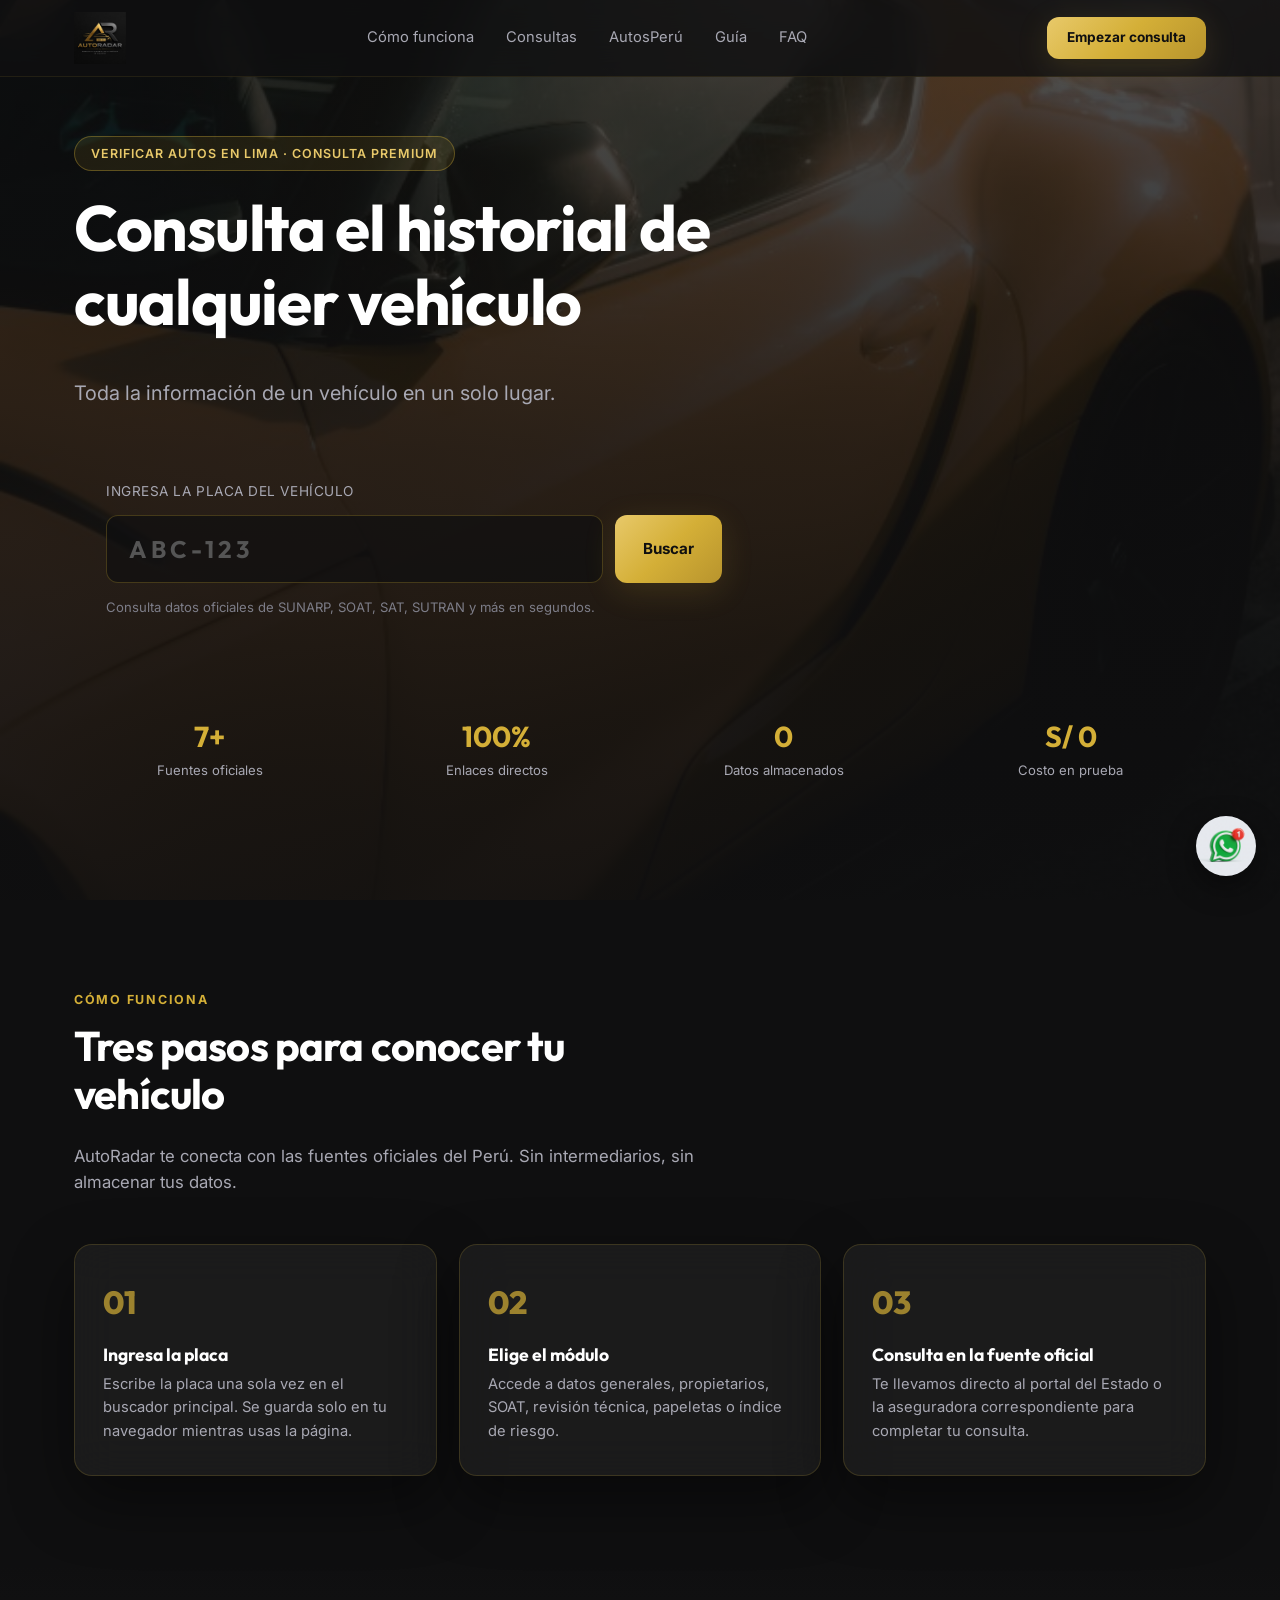
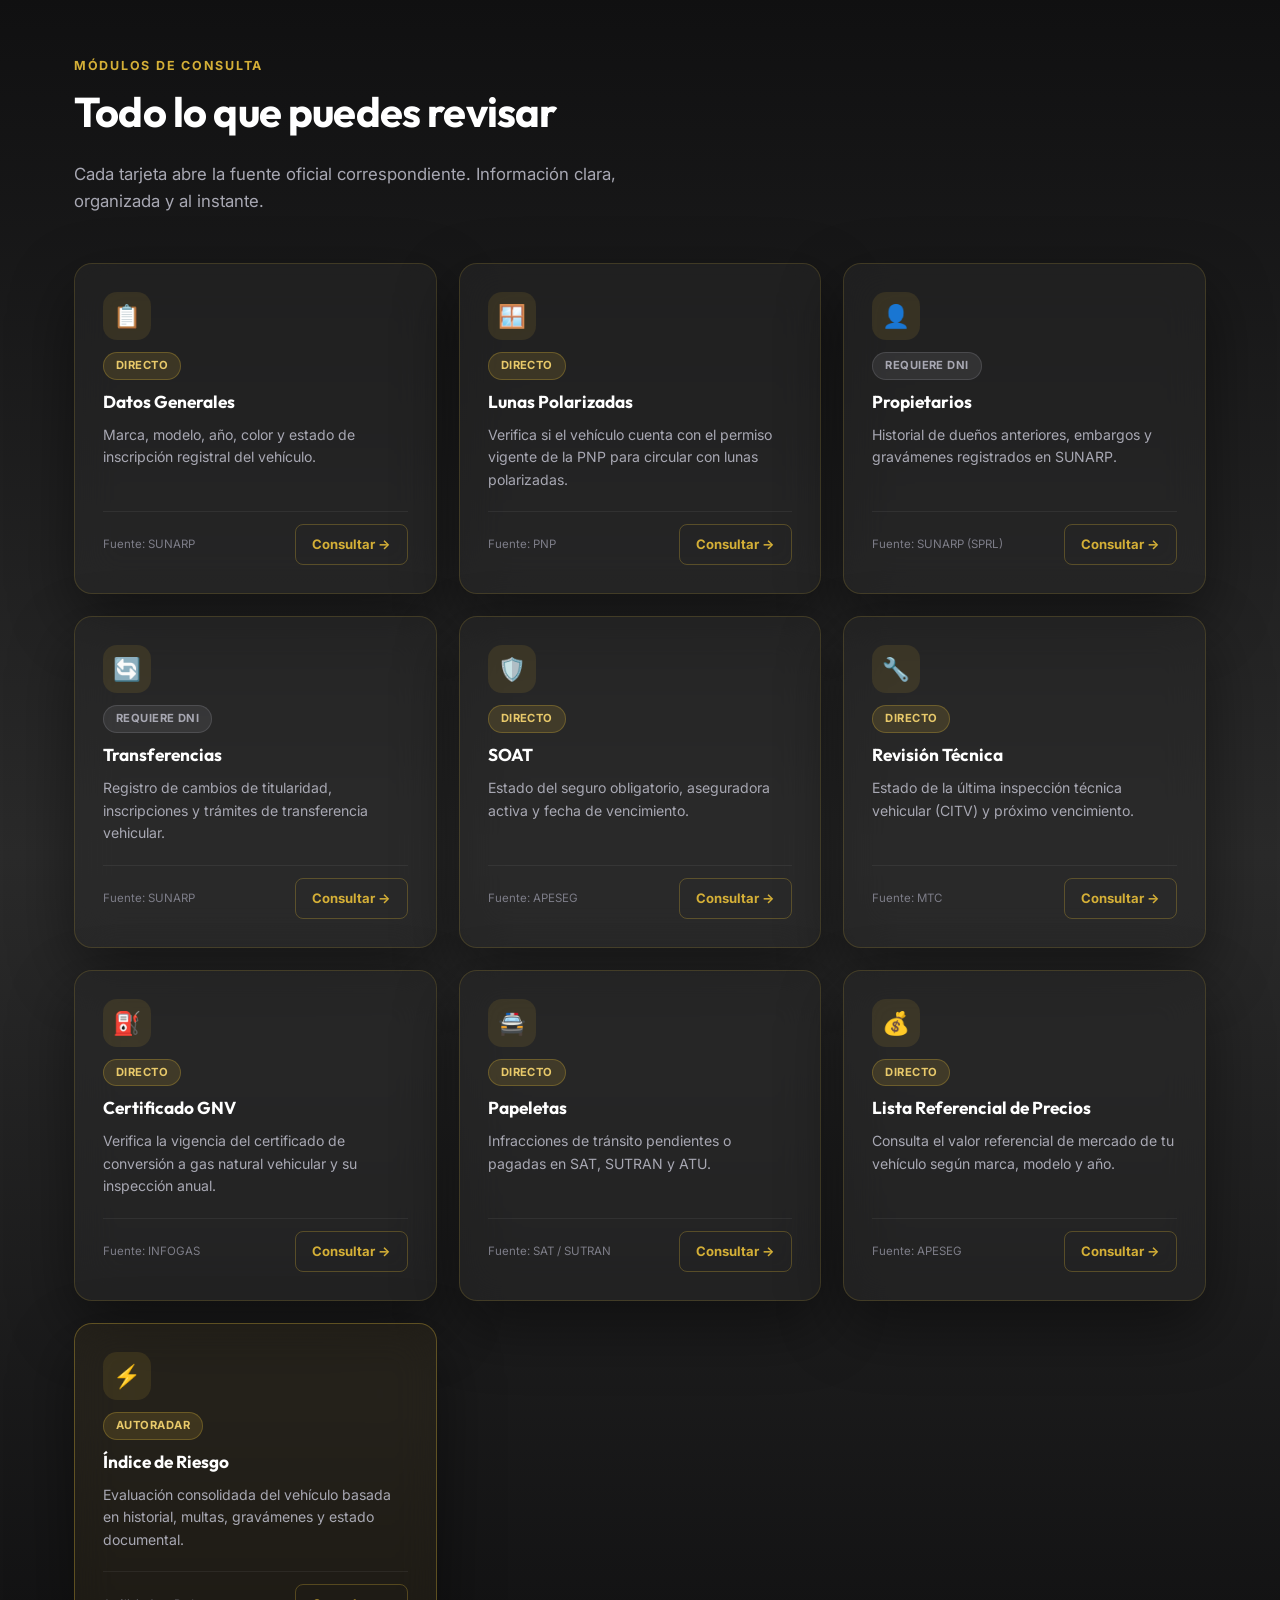
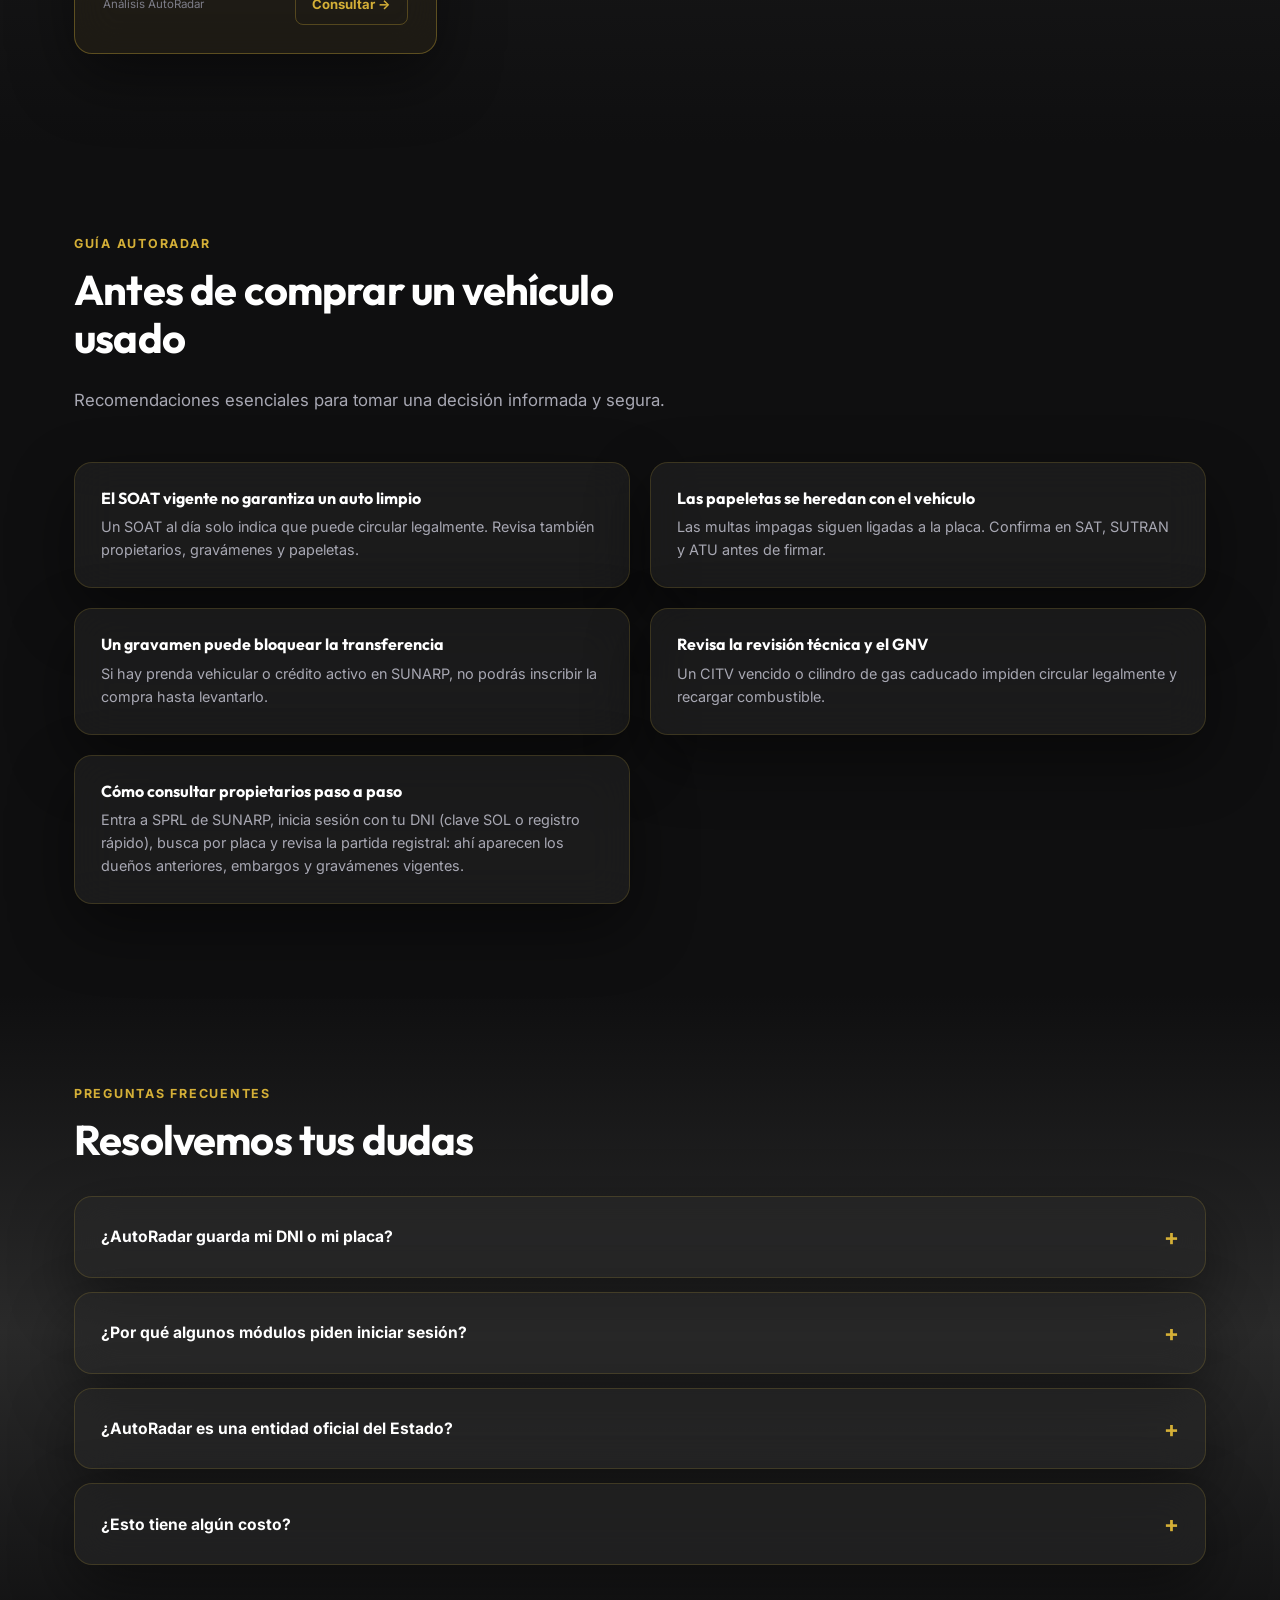
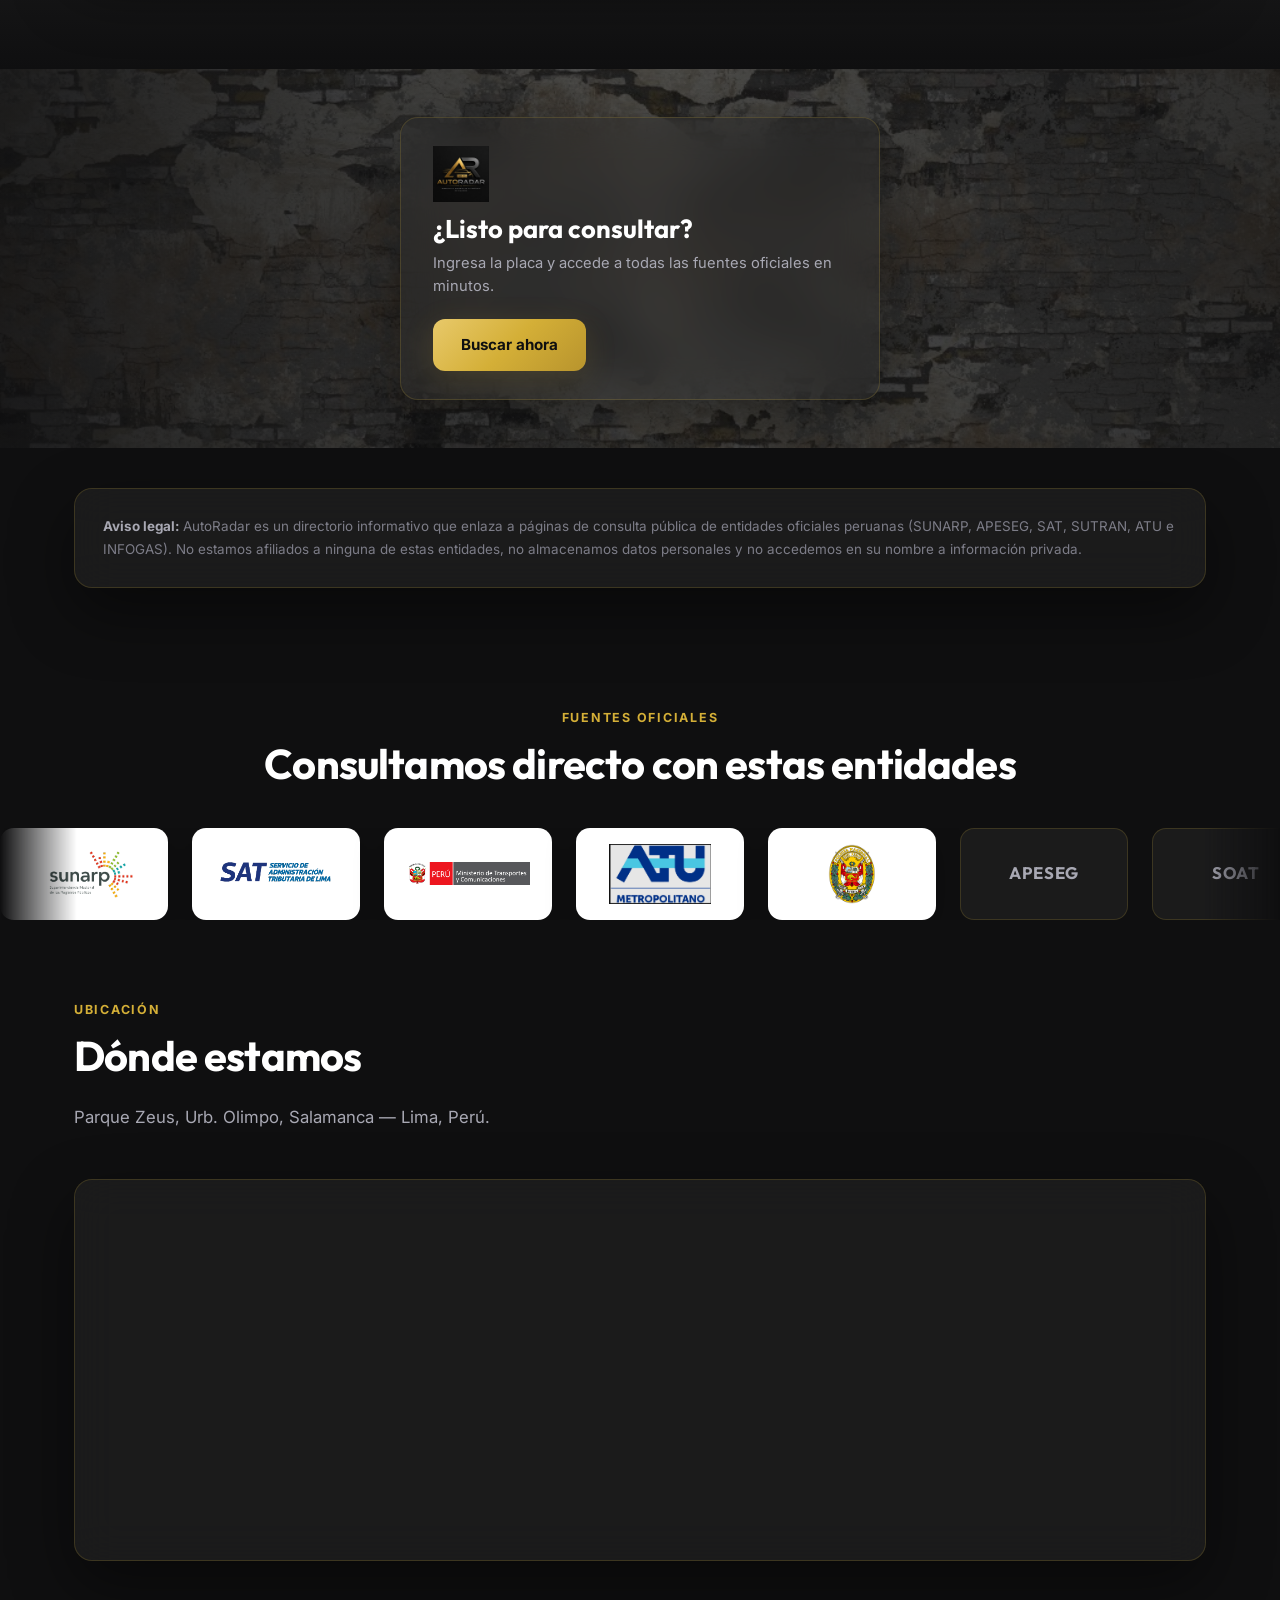
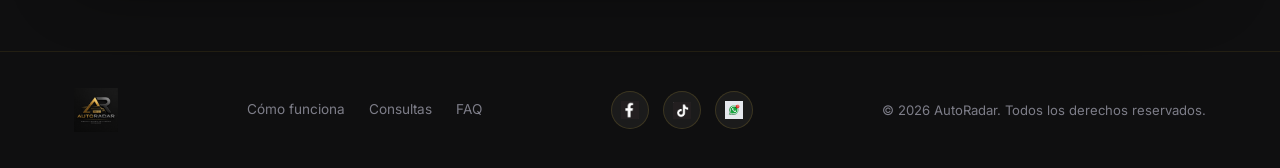
<file: index.html>
<!DOCTYPE html>
<html lang="es-PE">
<head>
  <meta charset="UTF-8">
  <meta name="viewport" content="width=device-width, initial-scale=1.0">
  <title>AutoRadar Perú</title>
  <meta name="description" content="Verificar autos en Lima nunca fue tan fácil: consulta gratis SOAT, papeletas, propietarios, revisión técnica, gravámenes y certificado GNV de cualquier vehículo en Perú. Fuentes oficiales SUNARP, APESEG, SAT y más.">
  <meta name="keywords" content="verificar autos Lima, consulta vehicular Peru, consulta placa SUNARP, historial vehicular Lima, SOAT consulta, papeletas SAT, revision tecnica vehicular, consulta propietarios auto, gravamen vehicular, certificado GNV">
  <meta name="robots" content="index, follow">
  <meta name="author" content="AutoRadar">
  <link rel="canonical" href="https://mathiashorna9.github.io/AUTORADAR/">
  
  <meta name="google-site-verification" content="njkCi9cCuxnYwEpLJem8sBQeIQNYnhK9IotnoVGnU7k" />

  <!-- Open Graph / Facebook, WhatsApp, etc. -->
  <meta property="og:type" content="website">
  <meta property="og:url" content="https://mathiashorna9.github.io/AUTORADAR/">
  <meta property="og:title" content="AutoRadar | Verificar autos en Lima y consulta vehicular Perú">
  <meta property="og:description" content="Verificar autos en Lima nunca fue tan fácil: consulta gratis SOAT, papeletas, propietarios, revisión técnica y certificado GNV en un solo lugar.">
  <meta property="og:image" content="https://mathiashorna9.github.io/AUTORADAR/logo.png">
  <meta property="og:locale" content="es_PE">
  <meta property="og:site_name" content="AutoRadar">

  <!-- Twitter Card -->
  <meta name="twitter:card" content="summary_large_image">
  <meta name="twitter:title" content="AutoRadar | Verificar autos en Lima y consulta vehicular Perú">
  <meta name="twitter:description" content="Verificar autos en Lima nunca fue tan fácil: consulta gratis SOAT, papeletas, propietarios, revisión técnica y certificado GNV en un solo lugar.">
  <meta name="twitter:image" content="https://mathiashorna9.github.io/AUTORADAR/logo.png">

  <link rel="icon" type="image/x-icon" href="favicon.ico">
  <link rel="icon" type="image/png" sizes="32x32" href="favicon-32x32.png">
  <link rel="icon" type="image/png" sizes="16x16" href="favicon-16x16.png">
  <link rel="apple-touch-icon" sizes="180x180" href="apple-touch-icon.png">
  <link rel="preconnect" href="https://fonts.googleapis.com">
  <link rel="preconnect" href="https://fonts.gstatic.com" crossorigin>
  <link href="https://fonts.googleapis.com/css2?family=Inter:wght@400;500;600;700;800&family=Outfit:wght@500;600;700;800&display=swap" rel="stylesheet">
  <link rel="stylesheet" href="style.css">

  <script type="application/ld+json">
  {
    "@context": "https://schema.org",
    "@type": "WebSite",
    "name": "AutoRadar",
    "url": "https://mathiashorna9.github.io/AUTORADAR/",
    "description": "Verificar autos en Lima y consultar el historial de vehículos en Perú: SOAT, papeletas, propietarios, revisión técnica y certificado GNV.",
    "inLanguage": "es-PE"
  }
  </script>
</head>
<body>

  <header class="nav">
    <div class="nav-inner">
      <a href="#" class="brand">
        <img src="logo.png" alt="AutoRadar" class="brand-logo">
      </a>
      <nav class="nav-links">
        <a href="#como-funciona">Cómo funciona</a>
        <a href="#modulos">Consultas</a>
        <a href="#modulos">AutosPerú</a>
        <a href="#tips">Guía</a>
        <a href="#faq">FAQ</a>
      </nav>
      <a href="#hero" class="btn btn-gold btn-sm">Empezar consulta</a>
      <button class="nav-toggle" aria-label="Abrir menú" aria-expanded="false">
        <span></span><span></span><span></span>
      </button>
    </div>
    <div class="mobile-menu">
      <a href="#como-funciona">Cómo funciona</a>
      <a href="#modulos">Consultas</a>
      <a href="#modulos">AutosPerú</a>
      <a href="#tips">Guía</a>
      <a href="#faq">FAQ</a>
      <a href="#hero" class="btn btn-gold">Empezar consulta</a>
    </div>
  </header>

  <div class="logo-reveal-overlay" id="logoRevealOverlay" aria-hidden="true">
    <button class="logo-reveal-close" id="logoRevealClose" aria-label="Cerrar">✕</button>
    <div class="logo-reveal-slash"></div>
    <img src="logo.png" alt="AutoRadar" class="logo-reveal-img">
  </div>

  <section class="hero" id="hero">
    <div class="hero-carousel" aria-hidden="true">
      <div class="hero-slide active" style="background-image: url('auto1.jpg');"></div>
      <div class="hero-slide" style="background-image: url('auto2.jpg');"></div>
    </div>
    <div class="hero-overlay"></div>

    <div class="wrap hero-content">
      <span class="hero-badge fade-up">Verificar autos en Lima · Consulta premium</span>
      <h1 class="fade-up delay-1">Consulta el historial de cualquier vehículo</h1>
      <p class="hero-lead fade-up delay-2">Toda la información de un vehículo en un solo lugar.</p>

      <div class="search-glass fade-up delay-3">
        <label for="placaInput">Ingresa la placa del vehículo</label>
        <div class="search-row">
          <input id="placaInput" type="text" maxlength="7" placeholder="ABC-123" autocomplete="off">
          <button class="btn btn-gold" type="button" onclick="buscarPlaca()">Buscar</button>
        </div>
        <p class="search-hint">Consulta datos oficiales de SUNARP, SOAT, SAT, SUTRAN y más en segundos.</p>
        <p id="searchToast" class="search-toast">✓ Placa copiada. Selecciona un módulo para continuar.</p>
      </div>

      <div class="stats fade-up delay-4">
        <div class="stat glass-stat">
          <h3>7+</h3>
          <span>Fuentes oficiales</span>
        </div>
        <div class="stat glass-stat">
          <h3>100%</h3>
          <span>Enlaces directos</span>
        </div>
        <div class="stat glass-stat">
          <h3>0</h3>
          <span>Datos almacenados</span>
        </div>
        <div class="stat glass-stat">
          <h3>S/ 0</h3>
          <span>Costo en prueba</span>
        </div>
      </div>
    </div>
  </section>

  <section id="como-funciona" class="section">
    <div class="wrap">
      <span class="section-tag reveal">Cómo funciona</span>
      <h2 class="section-title reveal">Tres pasos para conocer tu vehículo</h2>
      <p class="section-lead reveal">AutoRadar te conecta con las fuentes oficiales del Perú. Sin intermediarios, sin almacenar tus datos.</p>

      <div class="steps">
        <article class="step glass-card reveal">
          <div class="step-num">01</div>
          <h4>Ingresa la placa</h4>
          <p>Escribe la placa una sola vez en el buscador principal. Se guarda solo en tu navegador mientras usas la página.</p>
        </article>
        <article class="step glass-card reveal">
          <div class="step-num">02</div>
          <h4>Elige el módulo</h4>
          <p>Accede a datos generales, propietarios, SOAT, revisión técnica, papeletas o índice de riesgo.</p>
        </article>
        <article class="step glass-card reveal">
          <div class="step-num">03</div>
          <h4>Consulta en la fuente oficial</h4>
          <p>Te llevamos directo al portal del Estado o la aseguradora correspondiente para completar tu consulta.</p>
        </article>
      </div>
    </div>
  </section>

  <section id="modulos" class="section section-alt">
    <div class="wrap">
      <span class="section-tag reveal">Módulos de consulta</span>
      <h2 class="section-title reveal">Todo lo que puedes revisar</h2>
      <p class="section-lead reveal">Cada tarjeta abre la fuente oficial correspondiente. Información clara, organizada y al instante.</p>

      <div class="grid">
        <article class="card glass-card reveal">
          <div class="card-icon">📋</div>
          <span class="badge badge-gold">Directo</span>
          <h4>Datos Generales</h4>
          <p>Marca, modelo, año, color y estado de inscripción registral del vehículo.</p>
          <div class="card-footer">
            <span class="source-tag">Fuente: SUNARP</span>
            <a class="card-btn fuente-btn" href="https://consultavehicular.sunarp.gob.pe/consulta-vehicular/inicio" target="_blank" rel="noopener">Consultar →</a>
          </div>
        </article>

        <article class="card glass-card reveal">
          <div class="card-icon">🪟</div>
          <span class="badge badge-gold">Directo</span>
          <h4>Lunas Polarizadas</h4>
          <p>Verifica si el vehículo cuenta con el permiso vigente de la PNP para circular con lunas polarizadas.</p>
          <div class="card-footer">
            <span class="source-tag">Fuente: PNP</span>
            <a class="card-btn fuente-btn" href="https://sistemadelunaspolarizadaspnp.com/?i=1" target="_blank" rel="noopener">Consultar →</a>
          </div>
        </article>

        <article class="card glass-card reveal">
          <div class="card-icon">👤</div>
          <span class="badge badge-silver">Requiere DNI</span>
          <h4>Propietarios</h4>
          <p>Historial de dueños anteriores, embargos y gravámenes registrados en SUNARP.</p>
          <div class="card-footer">
            <span class="source-tag">Fuente: SUNARP (SPRL)</span>
            <a class="card-btn fuente-btn" href="https://sprl.sunarp.gob.pe/sprl/ingreso" target="_blank" rel="noopener">Consultar →</a>
          </div>
        </article>

        <article class="card glass-card reveal">
          <div class="card-icon">🔄</div>
          <span class="badge badge-silver">Requiere DNI</span>
          <h4>Transferencias</h4>
          <p>Registro de cambios de titularidad, inscripciones y trámites de transferencia vehicular.</p>
          <div class="card-footer">
            <span class="source-tag">Fuente: SUNARP</span>
            <a class="card-btn fuente-btn" href="https://sprl.sunarp.gob.pe/sprl/ingreso" target="_blank" rel="noopener">Consultar →</a>
          </div>
        </article>

        <article class="card glass-card reveal">
          <div class="card-icon">🛡️</div>
          <span class="badge badge-gold">Directo</span>
          <h4>SOAT</h4>
          <p>Estado del seguro obligatorio, aseguradora activa y fecha de vencimiento.</p>
          <div class="card-footer">
            <span class="source-tag">Fuente: APESEG</span>
            <a class="card-btn fuente-btn" href="https://www.apeseg.org.pe/consultas-soat/" target="_blank" rel="noopener">Consultar →</a>
          </div>
        </article>

        <article class="card glass-card reveal">
          <div class="card-icon">🔧</div>
          <span class="badge badge-gold">Directo</span>
          <h4>Revisión Técnica</h4>
          <p>Estado de la última inspección técnica vehicular (CITV) y próximo vencimiento.</p>
          <div class="card-footer">
            <span class="source-tag">Fuente: MTC</span>
            <a class="card-btn fuente-btn" href="#" target="_blank" rel="noopener">Consultar →</a>
          </div>
        </article>

        <article class="card glass-card reveal">
          <div class="card-icon">⛽</div>
          <span class="badge badge-gold">Directo</span>
          <h4>Certificado GNV</h4>
          <p>Verifica la vigencia del certificado de conversión a gas natural vehicular y su inspección anual.</p>
          <div class="card-footer">
            <span class="source-tag">Fuente: INFOGAS</span>
            <a class="card-btn fuente-btn" href="https://infogas.com.pe/consulta-placa/" target="_blank" rel="noopener">Consultar →</a>
          </div>
        </article>

        <article class="card glass-card reveal">
          <div class="card-icon">🚔</div>
          <span class="badge badge-gold">Directo</span>
          <h4>Papeletas</h4>
          <p>Infracciones de tránsito pendientes o pagadas en SAT, SUTRAN y ATU.</p>
          <div class="card-footer">
            <span class="source-tag">Fuente: SAT / SUTRAN</span>
            <a class="card-btn fuente-btn" href="https://www.sat.gob.pe/VirtualSAT/principal.aspx" target="_blank" rel="noopener">Consultar →</a>
          </div>
        </article>

        <article class="card glass-card reveal">
          <div class="card-icon">💰</div>
          <span class="badge badge-gold">Directo</span>
          <h4>Lista Referencial de Precios</h4>
          <p>Consulta el valor referencial de mercado de tu vehículo según marca, modelo y año.</p>
          <div class="card-footer">
            <span class="source-tag">Fuente: APESEG</span>
            <a class="card-btn fuente-btn" href="https://www.apeseg.org.pe/lista-referencial-de-precios/" target="_blank" rel="noopener">Consultar →</a>
          </div>
        </article>

        <article class="card glass-card reveal card-featured">
          <div class="card-icon">⚡</div>
          <span class="badge badge-gold">AutoRadar</span>
          <h4>Índice de Riesgo</h4>
          <p>Evaluación consolidada del vehículo basada en historial, multas, gravámenes y estado documental.</p>
          <div class="card-footer">
            <span class="source-tag">Análisis AutoRadar</span>
            <a class="card-btn fuente-btn" href="#hero">Consultar →</a>
          </div>
        </article>
      </div>
    </div>
  </section>

  <section id="tips" class="section">
    <div class="wrap">
      <span class="section-tag reveal">Guía AutoRadar</span>
      <h2 class="section-title reveal">Antes de comprar un vehículo usado</h2>
      <p class="section-lead reveal">Recomendaciones esenciales para tomar una decisión informada y segura.</p>

      <div class="tips">
        <article class="tip glass-card reveal">
          <h4>El SOAT vigente no garantiza un auto limpio</h4>
          <p>Un SOAT al día solo indica que puede circular legalmente. Revisa también propietarios, gravámenes y papeletas.</p>
        </article>
        <article class="tip glass-card reveal">
          <h4>Las papeletas se heredan con el vehículo</h4>
          <p>Las multas impagas siguen ligadas a la placa. Confirma en SAT, SUTRAN y ATU antes de firmar.</p>
        </article>
        <article class="tip glass-card reveal">
          <h4>Un gravamen puede bloquear la transferencia</h4>
          <p>Si hay prenda vehicular o crédito activo en SUNARP, no podrás inscribir la compra hasta levantarlo.</p>
        </article>
        <article class="tip glass-card reveal">
          <h4>Revisa la revisión técnica y el GNV</h4>
          <p>Un CITV vencido o cilindro de gas caducado impiden circular legalmente y recargar combustible.</p>
        </article>
        <article class="tip glass-card reveal">
          <h4>Cómo consultar propietarios paso a paso</h4>
          <p>Entra a SPRL de SUNARP, inicia sesión con tu DNI (clave SOL o registro rápido), busca por placa y revisa la partida registral: ahí aparecen los dueños anteriores, embargos y gravámenes vigentes.</p>
        </article>
      </div>
    </div>
  </section>

  <section id="faq" class="section section-alt">
    <div class="wrap">
      <span class="section-tag reveal">Preguntas frecuentes</span>
      <h2 class="section-title reveal">Resolvemos tus dudas</h2>

      <div class="faq-list">
        <details class="faq glass-card reveal">
          <summary>¿AutoRadar guarda mi DNI o mi placa?</summary>
          <p>No. Tu placa se queda solo en tu navegador mientras usas esta página. Cuando un módulo requiere DNI, lo ingresas directo en el portal oficial.</p>
        </details>
        <details class="faq glass-card reveal">
          <summary>¿Por qué algunos módulos piden iniciar sesión?</summary>
          <p>Cada entidad decide qué información es pública y cuál requiere verificar tu identidad. AutoRadar solo te lleva al lugar correcto.</p>
        </details>
        <details class="faq glass-card reveal">
          <summary>¿AutoRadar es una entidad oficial del Estado?</summary>
          <p>No. Somos un directorio que organiza fuentes oficiales para agilizar tu consulta. No reemplazamos a SUNARP, SAT, SUTRAN ni APESEG.</p>
        </details>
        <details class="faq glass-card reveal">
          <summary>¿Esto tiene algún costo?</summary>
          <p>Mientras esta página esté en fase de prueba, el uso es gratuito. Algunas fuentes oficiales pueden tener su propio costo por reporte.</p>
        </details>
      </div>
    </div>
  </section>

  <section class="banner-section">
    <div class="banner-image" style="background-image: url('banner.png');"></div>
    <div class="banner-overlay"></div>
    <div class="wrap banner-content">
      <div class="banner-cta glass-card reveal">
        <img src="logo.png" alt="AutoRadar" class="banner-logo">
        <h2>¿Listo para consultar?</h2>
        <p>Ingresa la placa y accede a todas las fuentes oficiales en minutos.</p>
        <a href="#hero" class="btn btn-gold">Buscar ahora</a>
      </div>
    </div>
  </section>

  <section class="section disclaimer-section">
    <div class="wrap">
      <div class="disclaimer glass-card reveal">
        <strong>Aviso legal:</strong> AutoRadar es un directorio informativo que enlaza a páginas de consulta pública de entidades oficiales peruanas (SUNARP, APESEG, SAT, SUTRAN, ATU e INFOGAS). No estamos afiliados a ninguna de estas entidades, no almacenamos datos personales y no accedemos en su nombre a información privada.
      </div>
    </div>
  </section>

  <section class="section trust-section">
    <div class="wrap">
      <span class="section-tag reveal" style="text-align:center; display:block;">Fuentes oficiales</span>
      <h2 class="section-title reveal" style="max-width:none; text-align:center; margin:0 auto 40px;">Consultamos directo con estas entidades</h2>
    </div>
    <div class="trust-marquee reveal">
      <div class="trust-track">
        <div class="trust-logo-card"><img src="logos/sunarp.png" alt="SUNARP" loading="lazy"></div>
        <div class="trust-logo-card"><img src="logos/sat.png" alt="SAT" loading="lazy"></div>
        <div class="trust-logo-card"><img src="logos/mtc.png" alt="Ministerio de Transportes y Comunicaciones" loading="lazy"></div>
        <div class="trust-logo-card"><img src="logos/atu.png" alt="ATU Metropolitano" loading="lazy"></div>
        <div class="trust-logo-card"><img src="logos/pnp.png" alt="Policía Nacional del Perú" loading="lazy"></div>
        <div class="trust-logo-card trust-logo-text">APESEG</div>
        <div class="trust-logo-card trust-logo-text">SOAT</div>
        <div class="trust-logo-card"><img src="logos/infogas.png" alt="INFOGAS" loading="lazy"></div>
        <!-- se repite el mismo set para que el loop sea continuo -->
        <div class="trust-logo-card"><img src="logos/sunarp.png" alt="SUNARP" loading="lazy"></div>
        <div class="trust-logo-card"><img src="logos/sat.png" alt="SAT" loading="lazy"></div>
        <div class="trust-logo-card"><img src="logos/mtc.png" alt="Ministerio de Transportes y Comunicaciones" loading="lazy"></div>
        <div class="trust-logo-card"><img src="logos/atu.png" alt="ATU Metropolitano" loading="lazy"></div>
        <div class="trust-logo-card"><img src="logos/pnp.png" alt="Policía Nacional del Perú" loading="lazy"></div>
        <div class="trust-logo-card trust-logo-text">APESEG</div>
        <div class="trust-logo-card trust-logo-text">SOAT</div>
        <div class="trust-logo-card"><img src="logos/infogas.png" alt="INFOGAS" loading="lazy"></div>
      </div>
    </div>
  </section>

  <section class="section map-section">
    <div class="wrap">
      <span class="section-tag reveal">Ubicación</span>
      <h2 class="section-title reveal">Dónde estamos</h2>
      <p class="section-lead reveal">Parque Zeus, Urb. Olimpo, Salamanca — Lima, Perú.</p>
      <div class="map-embed glass-card reveal">
        <iframe
          src="https://www.google.com/maps?q=-12.070842,-76.976873&z=16&output=embed"
          width="100%"
          height="380"
          style="border:0;"
          allowfullscreen=""
          loading="lazy"
          referrerpolicy="no-referrer-when-downgrade"
          title="Ubicación de AutoRadar en el mapa">
        </iframe>
      </div>
    </div>
  </section>

  <footer>
    <div class="wrap footer-row">
      <a href="#" class="brand">
        <img src="logo.png" alt="AutoRadar" class="brand-logo brand-logo-footer">
      </a>
      <div class="footer-links">
        <a href="#como-funciona">Cómo funciona</a>
        <a href="#modulos">Consultas</a>
        <a href="#faq">FAQ</a>
      </div>
      <div class="footer-social">
        <a href="#" class="social-icon" aria-label="Facebook" target="_blank" rel="noopener">
          <img src="logos/facebook.png" alt="Facebook">
        </a>
        <a href="#" class="social-icon" aria-label="TikTok" target="_blank" rel="noopener">
          <img src="logos/tiktok.png" alt="TikTok">
        </a>
        <a href="https://wa.me/51960137453?text=Hola%2C%20quisiera%20m%C3%A1s%20informaci%C3%B3n" class="social-icon" aria-label="WhatsApp" target="_blank" rel="noopener">
          <img src="whatsapp-icon.png" alt="WhatsApp">
        </a>
      </div>
      <div class="footer-copy">© 2026 AutoRadar. Todos los derechos reservados.</div>
    </div>
  </footer>

  <a href="https://wa.me/51960137453?text=Hola%2C%20quisiera%20m%C3%A1s%20informaci%C3%B3n" class="whatsapp-float" target="_blank" rel="noopener" aria-label="Escríbenos por WhatsApp">
    <img src="whatsapp-icon.png" alt="WhatsApp">
  </a>

  <script src="script.js"></script>
</body>
</html>
</file>
<file: style.css>
:root {
  --black: #0F0F10;
  --gold: #D4AF37;
  --gold-light: #E8C96A;
  --gold-dark: #B8942D;
  --gray: #2A2A2A;
  --gray-light: #3D3D3D;
  --white: #FFFFFF;
  --text-muted: #A8A8B3;
  --text-soft: #7D7D88;
  --glass-bg: rgba(42, 42, 42, 0.45);
  --glass-border: rgba(212, 175, 55, 0.18);
  --glass-blur: blur(20px);
  --radius: 18px;
  --radius-sm: 12px;
  --maxw: 1180px;
  --shadow: 0 24px 64px rgba(0, 0, 0, 0.45);
  --shadow-gold: 0 8px 32px rgba(212, 175, 55, 0.15);
}

*,
*::before,
*::after {
  box-sizing: border-box;
}

html {
  scroll-behavior: smooth;
}

body {
  margin: 0;
  background: var(--black);
  color: var(--white);
  font-family: 'Inter', -apple-system, BlinkMacSystemFont, 'Segoe UI', sans-serif;
  line-height: 1.6;
  -webkit-font-smoothing: antialiased;
  overflow-x: hidden;
}

h1, h2, h3, h4 {
  font-family: 'Outfit', 'Inter', sans-serif;
  font-weight: 700;
  line-height: 1.15;
  margin: 0 0 0.6em;
}

a {
  color: inherit;
  text-decoration: none;
}

.wrap {
  max-width: var(--maxw);
  margin: 0 auto;
  padding: 0 24px;
}

/* ---------- BUTTONS ---------- */
.btn {
  display: inline-flex;
  align-items: center;
  justify-content: center;
  gap: 8px;
  padding: 14px 28px;
  border: none;
  border-radius: var(--radius-sm);
  font-family: inherit;
  font-weight: 700;
  font-size: 0.95rem;
  cursor: pointer;
  transition: transform 0.25s ease, box-shadow 0.25s ease, background 0.25s ease;
  white-space: nowrap;
}

.btn-gold {
  background: linear-gradient(135deg, var(--gold-light), var(--gold), var(--gold-dark));
  color: var(--black);
  box-shadow: var(--shadow-gold);
}

.btn-gold:hover {
  transform: translateY(-2px);
  box-shadow: 0 12px 40px rgba(212, 175, 55, 0.3);
}

.btn-sm {
  padding: 10px 20px;
  font-size: 0.85rem;
}

/* ---------- GLASSMORPHISM ---------- */
.glass-card {
  background: var(--glass-bg);
  backdrop-filter: var(--glass-blur);
  -webkit-backdrop-filter: var(--glass-blur);
  border: 1px solid var(--glass-border);
  border-radius: var(--radius);
  box-shadow: var(--shadow);
}

/* ---------- NAV ---------- */
.nav {
  position: fixed;
  top: 0;
  left: 0;
  right: 0;
  z-index: 100;
  background: rgba(15, 15, 16, 0.82);
  backdrop-filter: blur(16px);
  -webkit-backdrop-filter: blur(16px);
  border-bottom: 1px solid rgba(212, 175, 55, 0.1);
}

.nav-inner {
  display: flex;
  align-items: center;
  justify-content: space-between;
  gap: 20px;
  max-width: var(--maxw);
  margin: 0 auto;
  padding: 12px 24px;
}

.brand {
  display: flex;
  align-items: center;
  flex-shrink: 0;
}

.brand-logo {
  height: 52px;
  width: auto;
  object-fit: contain;
  transition: transform 0.3s ease;
}

.brand-logo:hover {
  transform: scale(1.03);
}

.brand-logo-footer {
  height: 44px;
}

.nav-links {
  display: flex;
  gap: 32px;
  font-size: 0.92rem;
  color: var(--text-muted);
}

.nav-links a {
  transition: color 0.2s ease;
}

.nav-links a:hover {
  color: var(--gold);
}

.nav-static {
  color: var(--text-soft);
  cursor: default;
  opacity: 0.65;
}

.nav-toggle {
  display: none;
  flex-direction: column;
  gap: 5px;
  background: none;
  border: none;
  cursor: pointer;
  padding: 4px;
}

.nav-toggle span {
  display: block;
  width: 24px;
  height: 2px;
  background: var(--gold);
  border-radius: 2px;
  transition: transform 0.3s ease, opacity 0.3s ease;
}

.mobile-menu {
  display: none;
  flex-direction: column;
  gap: 16px;
  padding: 20px 24px 24px;
  border-top: 1px solid rgba(212, 175, 55, 0.1);
}

.mobile-menu a {
  color: var(--text-muted);
  font-size: 1rem;
}

.mobile-menu .nav-static {
  font-size: 1rem;
}

.mobile-menu.open {
  display: flex;
}

/* ---------- HERO ---------- */
.hero {
  position: relative;
  min-height: 100vh;
  display: flex;
  align-items: center;
  padding: 120px 0 80px;
  overflow: hidden;
}

.hero-carousel {
  position: absolute;
  inset: 0;
  z-index: 0;
}

.hero-slide {
  position: absolute;
  inset: 0;
  background-size: cover;
  background-position: center;
  opacity: 0;
  transform: scale(1.06);
  transition: opacity 1.4s ease, transform 8s ease;
}

.hero-slide.active {
  opacity: 1;
  transform: scale(1);
}

.hero-overlay {
  position: absolute;
  inset: 0;
  z-index: 1;
  background:
    linear-gradient(180deg, rgba(15, 15, 16, 0.72) 0%, rgba(15, 15, 16, 0.88) 50%, rgba(15, 15, 16, 0.96) 100%),
    radial-gradient(ellipse at 50% 20%, rgba(212, 175, 55, 0.12), transparent 55%);
}

.hero-content {
  position: relative;
  z-index: 2;
  width: 100%;
}

.hero-badge {
  display: inline-flex;
  align-items: center;
  gap: 8px;
  padding: 7px 16px;
  border-radius: 999px;
  background: rgba(212, 175, 55, 0.1);
  border: 1px solid rgba(212, 175, 55, 0.35);
  color: var(--gold-light);
  font-size: 0.78rem;
  font-weight: 600;
  letter-spacing: 0.08em;
  text-transform: uppercase;
}

.hero h1 {
  font-size: clamp(2.4rem, 5.5vw, 4rem);
  max-width: 820px;
  margin-top: 20px;
  letter-spacing: -0.02em;
}

.hero-lead {
  color: var(--text-muted);
  font-size: clamp(1.05rem, 2vw, 1.25rem);
  max-width: 560px;
  margin-bottom: 40px;
}

.search-glass {
  padding: 32px;
  max-width: 680px;
  margin-bottom: 48px;
}

.search-glass label {
  display: block;
  font-size: 0.85rem;
  color: var(--text-muted);
  margin-bottom: 12px;
  letter-spacing: 0.04em;
  text-transform: uppercase;
}

.search-row {
  display: flex;
  gap: 12px;
}

#placaInput {
  flex: 1;
  background: rgba(15, 15, 16, 0.7);
  border: 1px solid rgba(212, 175, 55, 0.25);
  color: var(--white);
  padding: 18px 22px;
  border-radius: var(--radius-sm);
  font-size: clamp(1.2rem, 3vw, 1.5rem);
  letter-spacing: 4px;
  text-transform: uppercase;
  font-weight: 700;
  font-family: 'Outfit', sans-serif;
  transition: border-color 0.25s ease, box-shadow 0.25s ease;
}

#placaInput::placeholder {
  color: #555;
  letter-spacing: 4px;
}

#placaInput:focus {
  outline: none;
  border-color: var(--gold);
  box-shadow: 0 0 0 3px rgba(212, 175, 55, 0.15);
}

.search-hint {
  margin: 14px 0 0;
  font-size: 0.82rem;
  color: var(--text-soft);
}

.search-toast {
  display: none;
  margin: 12px 0 0;
  font-size: 0.85rem;
  color: var(--gold-light);
  font-weight: 600;
}

.stats {
  display: grid;
  grid-template-columns: repeat(4, 1fr);
  gap: 16px;
}

.glass-stat {
  padding: 22px 20px;
  text-align: center;
}

.stat h3 {
  font-size: 1.8rem;
  color: var(--gold);
  margin-bottom: 4px;
}

.stat span {
  color: var(--text-muted);
  font-size: 0.82rem;
}

/* ---------- SECTIONS ---------- */
.section {
  padding: 90px 0;
}

.section-alt {
  background: linear-gradient(180deg, var(--black) 0%, var(--gray) 50%, var(--black) 100%);
}

.section-tag {
  display: block;
  color: var(--gold);
  text-transform: uppercase;
  letter-spacing: 0.14em;
  font-size: 0.78rem;
  font-weight: 700;
  margin-bottom: 12px;
}

.section-title {
  font-size: clamp(1.8rem, 3.5vw, 2.6rem);
  max-width: 640px;
  letter-spacing: -0.02em;
}

.section-lead {
  color: var(--text-muted);
  max-width: 620px;
  margin-bottom: 48px;
  font-size: 1.05rem;
}

/* ---------- STEPS ---------- */
.steps {
  display: grid;
  grid-template-columns: repeat(3, 1fr);
  gap: 22px;
}

.step {
  padding: 32px 28px;
  transition: transform 0.3s ease, border-color 0.3s ease;
}

.step:hover {
  transform: translateY(-4px);
  border-color: rgba(212, 175, 55, 0.35);
}

.step-num {
  font-family: 'Outfit', sans-serif;
  font-size: 2rem;
  font-weight: 800;
  color: var(--gold);
  opacity: 0.7;
  margin-bottom: 16px;
}

.step h4 {
  font-size: 1.1rem;
  margin-bottom: 8px;
}

.step p {
  color: var(--text-muted);
  font-size: 0.92rem;
  margin: 0;
}

/* ---------- GRID / CARDS ---------- */
.grid {
  display: grid;
  grid-template-columns: repeat(3, 1fr);
  gap: 22px;
}

.card {
  padding: 28px;
  display: flex;
  flex-direction: column;
  gap: 12px;
  transition: transform 0.3s ease, border-color 0.3s ease, box-shadow 0.3s ease;
}

.card:hover {
  transform: translateY(-5px);
  border-color: rgba(212, 175, 55, 0.4);
  box-shadow: 0 20px 60px rgba(0, 0, 0, 0.5), var(--shadow-gold);
}

.card-featured {
  border-color: rgba(212, 175, 55, 0.35);
  background: rgba(212, 175, 55, 0.06);
}

.card-icon {
  width: 48px;
  height: 48px;
  border-radius: 14px;
  background: rgba(212, 175, 55, 0.12);
  display: flex;
  align-items: center;
  justify-content: center;
  font-size: 1.4rem;
  transition: transform 0.3s ease, background 0.3s ease;
}

.card-icon:hover {
  transform: scale(1.18);
  background: rgba(212, 175, 55, 0.2);
}

.card h4 {
  font-size: 1.08rem;
  margin: 0;
}

.card p {
  color: var(--text-muted);
  font-size: 0.88rem;
  margin: 0;
  flex: 1;
}

.badge {
  align-self: flex-start;
  font-size: 0.7rem;
  font-weight: 700;
  padding: 4px 12px;
  border-radius: 999px;
  text-transform: uppercase;
  letter-spacing: 0.04em;
}

.badge-gold {
  background: rgba(212, 175, 55, 0.15);
  color: var(--gold-light);
  border: 1px solid rgba(212, 175, 55, 0.3);
}

.badge-silver {
  background: rgba(168, 168, 179, 0.12);
  color: var(--text-muted);
  border: 1px solid rgba(168, 168, 179, 0.2);
}

.card-footer {
  display: flex;
  align-items: center;
  justify-content: space-between;
  gap: 10px;
  margin-top: 8px;
  padding-top: 12px;
  border-top: 1px solid rgba(255, 255, 255, 0.06);
}

.source-tag {
  font-size: 0.72rem;
  color: var(--text-soft);
}

.card-btn {
  background: transparent;
  border: 1px solid rgba(212, 175, 55, 0.3);
  color: var(--gold);
  padding: 9px 16px;
  border-radius: 8px;
  font-size: 0.82rem;
  font-weight: 700;
  transition: background 0.2s ease, color 0.2s ease;
}

.card-btn:hover {
  background: var(--gold);
  color: var(--black);
}

/* ---------- TIPS ---------- */
.tips {
  display: grid;
  grid-template-columns: repeat(2, 1fr);
  gap: 20px;
}

.tip {
  padding: 26px;
  transition: transform 0.3s ease;
}

.tip:hover {
  transform: translateY(-3px);
}

.tip h4 {
  font-size: 1rem;
  margin-bottom: 8px;
}

.tip p {
  color: var(--text-muted);
  font-size: 0.9rem;
  margin: 0;
}

/* ---------- FAQ ---------- */
.faq-list {
  margin-top: 32px;
}

.faq {
  padding: 22px 26px;
  margin-bottom: 14px;
  transition: border-color 0.25s ease;
}

.faq[open] {
  border-color: rgba(212, 175, 55, 0.35);
}

.faq summary {
  cursor: pointer;
  font-weight: 700;
  font-size: 0.98rem;
  list-style: none;
  display: flex;
  justify-content: space-between;
  align-items: center;
}

.faq summary::-webkit-details-marker {
  display: none;
}

.faq summary::after {
  content: '+';
  color: var(--gold);
  font-size: 1.4rem;
  margin-left: 12px;
  transition: transform 0.25s ease;
}

.faq[open] summary::after {
  content: '−';
}

.faq p {
  color: var(--text-muted);
  font-size: 0.9rem;
  margin: 14px 0 0;
}

/* ---------- BANNER (reduced CTA) ---------- */
.banner-section {
  position: relative;
  min-height: 280px;
  display: flex;
  align-items: center;
  overflow: hidden;
}

.banner-image {
  position: absolute;
  inset: 0;
  background-size: cover;
  background-position: center;
}

.banner-overlay {
  position: absolute;
  inset: 0;
  background: linear-gradient(90deg, rgba(15, 15, 16, 0.92) 0%, rgba(15, 15, 16, 0.7) 50%, rgba(15, 15, 16, 0.85) 100%);
}

.banner-content {
  position: relative;
  z-index: 2;
  padding: 48px 24px;
}

.banner-cta {
  display: flex;
  flex-direction: column;
  align-items: flex-start;
  gap: 8px;
  max-width: 480px;
  padding: 28px 32px;
}

.banner-logo {
  height: 56px;
  width: auto;
  margin-bottom: 4px;
}

.banner-cta h2 {
  font-size: clamp(1.3rem, 2.5vw, 1.6rem);
  margin: 0;
}

.banner-cta p {
  color: var(--text-muted);
  font-size: 0.92rem;
  margin: 0 0 12px;
}

/* ---------- DISCLAIMER ---------- */
.disclaimer-section {
  padding: 40px 0 60px;
}

.disclaimer {
  padding: 26px 28px;
  font-size: 0.84rem;
  color: var(--text-soft);
  line-height: 1.7;
}

.disclaimer strong {
  color: var(--text-muted);
}

/* ---------- TRUST MARQUEE (entidades oficiales, carrusel infinito) ---------- */
.trust-section {
  padding: 60px 0;
}

.trust-marquee {
  overflow: hidden;
  width: 100%;
  -webkit-mask-image: linear-gradient(to right, transparent, black 6%, black 94%, transparent);
  mask-image: linear-gradient(to right, transparent, black 6%, black 94%, transparent);
}

.trust-track {
  display: flex;
  align-items: center;
  gap: 24px;
  width: max-content;
  animation: trustScroll 32s linear infinite;
}

.trust-marquee:hover .trust-track {
  animation-play-state: paused;
}

.trust-logo-card {
  flex: 0 0 auto;
  width: 168px;
  height: 92px;
  background: #ffffff;
  border-radius: 14px;
  display: flex;
  align-items: center;
  justify-content: center;
  padding: 16px 22px;
  box-shadow: 0 10px 30px rgba(0, 0, 0, 0.25);
}

.trust-logo-card img {
  max-width: 100%;
  max-height: 100%;
  object-fit: contain;
}

.trust-logo-text {
  background: var(--glass-bg);
  backdrop-filter: var(--glass-blur);
  -webkit-backdrop-filter: var(--glass-blur);
  border: 1px solid var(--glass-border);
  color: var(--text-muted);
  font-family: 'Outfit', sans-serif;
  font-weight: 700;
  font-size: 1.05rem;
  letter-spacing: 0.03em;
  box-shadow: none;
}

@keyframes trustScroll {
  from { transform: translateX(0); }
  to { transform: translateX(-50%); }
}

/* ---------- MAPA ---------- */
.map-section {
  padding: 20px 0 90px;
}

.map-embed {
  overflow: hidden;
  padding: 0;
  margin-top: 12px;
}

.map-embed iframe {
  display: block;
  filter: grayscale(0.15) contrast(1.05);
}

/* ---------- FOOTER ---------- */
footer {
  border-top: 1px solid rgba(212, 175, 55, 0.1);
  padding: 36px 0;
  background: var(--black);
}

.footer-row {
  display: flex;
  align-items: center;
  justify-content: space-between;
  flex-wrap: wrap;
  gap: 20px;
}

.footer-links {
  display: flex;
  gap: 24px;
  font-size: 0.85rem;
  color: var(--text-soft);
}

.footer-links a:hover {
  color: var(--gold);
}

.footer-copy {
  font-size: 0.82rem;
  color: var(--text-soft);
}

/* ---------- ÍCONOS SOCIALES (footer) ---------- */
.footer-social {
  display: flex;
  align-items: center;
  gap: 14px;
}

.social-icon {
  width: 38px;
  height: 38px;
  border-radius: 50%;
  background: var(--glass-bg);
  border: 1px solid var(--glass-border);
  display: flex;
  align-items: center;
  justify-content: center;
  padding: 9px;
  transition: transform 0.25s ease, border-color 0.25s ease;
}

.social-icon img {
  width: 100%;
  height: 100%;
  object-fit: contain;
}

.social-icon:hover {
  transform: translateY(-3px);
  border-color: rgba(212, 175, 55, 0.4);
}

/* ---------- WHATSAPP FLOTANTE (fijo, lado derecho) ---------- */
.whatsapp-float {
  position: fixed;
  right: 24px;
  bottom: 24px;
  width: 60px;
  height: 60px;
  z-index: 500;
  border-radius: 50%;
  box-shadow: 0 10px 30px rgba(0, 0, 0, 0.45);
  transition: transform 0.25s ease;
  animation: whatsappPulse 2.6s ease-in-out infinite;
}

.whatsapp-float img {
  width: 100%;
  height: 100%;
  object-fit: contain;
  border-radius: 50%;
}

.whatsapp-float:hover {
  transform: scale(1.08);
}

@keyframes whatsappPulse {
  0%, 100% { box-shadow: 0 10px 30px rgba(0, 0, 0, 0.45), 0 0 0 0 rgba(37, 211, 102, 0.4); }
  50% { box-shadow: 0 10px 30px rgba(0, 0, 0, 0.45), 0 0 0 10px rgba(37, 211, 102, 0); }
}

/* ---------- LOGO REVEAL (clic para ver, X para cerrar) ---------- */
.logo-reveal-overlay {
  position: fixed;
  inset: 0;
  z-index: 999;
  display: flex;
  align-items: center;
  justify-content: center;
  background: rgba(6, 6, 7, 0.9);
  backdrop-filter: blur(6px);
  -webkit-backdrop-filter: blur(6px);
  opacity: 0;
  visibility: hidden;
  pointer-events: none;
  transition: opacity 0.28s ease, visibility 0.28s ease;
}

.logo-reveal-overlay.active {
  opacity: 1;
  visibility: visible;
  pointer-events: auto;
}

.logo-reveal-close {
  position: absolute;
  top: 28px;
  right: 28px;
  width: 44px;
  height: 44px;
  display: flex;
  align-items: center;
  justify-content: center;
  background: rgba(212, 175, 55, 0.1);
  border: 1px solid rgba(212, 175, 55, 0.3);
  border-radius: 50%;
  color: var(--gold-light);
  font-size: 1.1rem;
  cursor: pointer;
  transition: background 0.2s ease, transform 0.2s ease;
}

.logo-reveal-close:hover {
  background: var(--gold);
  color: var(--black);
  transform: scale(1.08);
}

.logo-reveal-img {
  position: relative;
  max-width: min(60vw, 480px);
  max-height: 65vh;
  width: auto;
  height: auto;
  filter: drop-shadow(0 24px 70px rgba(212, 175, 55, 0.35));
  opacity: 0;
  transform: scale(0.85);
  transition: opacity 0.35s ease 0.12s, transform 0.45s cubic-bezier(0.16, 1, 0.3, 1) 0.12s;
}

.logo-reveal-overlay.active .logo-reveal-img {
  opacity: 1;
  transform: scale(1);
}

.logo-reveal-slash {
  position: absolute;
  top: 50%;
  left: 50%;
  width: 160vw;
  height: 5px;
  background: linear-gradient(90deg, transparent, var(--gold-light), var(--gold), transparent);
  transform: translate(-50%, -50%) rotate(-18deg) translateX(-120%);
  opacity: 0;
  box-shadow: 0 0 24px rgba(212, 175, 55, 0.6);
}

.logo-reveal-overlay.active .logo-reveal-slash {
  animation: slashSweep 0.55s ease forwards;
}

@keyframes slashSweep {
  0% {
    transform: translate(-50%, -50%) rotate(-18deg) translateX(-120%);
    opacity: 0;
  }
  40% {
    opacity: 1;
  }
  100% {
    transform: translate(-50%, -50%) rotate(-18deg) translateX(120%);
    opacity: 0;
  }
}

/* ---------- ANIMATIONS ---------- */
.fade-up {
  opacity: 0;
  transform: translateY(24px);
  animation: fadeUp 0.8s ease forwards;
}

.delay-1 { animation-delay: 0.1s; }
.delay-2 { animation-delay: 0.2s; }
.delay-3 { animation-delay: 0.35s; }
.delay-4 { animation-delay: 0.5s; }

@keyframes fadeUp {
  to {
    opacity: 1;
    transform: translateY(0);
  }
}

.reveal {
  opacity: 0;
  transform: translateY(28px);
  transition: opacity 0.7s ease, transform 0.7s ease;
}

.reveal.visible {
  opacity: 1;
  transform: translateY(0);
}

/* ---------- RESPONSIVE ---------- */
@media (max-width: 980px) {
  .grid {
    grid-template-columns: repeat(2, 1fr);
  }

  .steps {
    grid-template-columns: 1fr;
  }
}

@media (max-width: 720px) {
  .nav-links,
  .nav-inner > .btn {
    display: none;
  }

  .nav-toggle {
    display: flex;
  }

  .hero {
    min-height: auto;
    padding: 100px 0 60px;
  }

  .search-glass {
    padding: 24px 20px;
  }

  .search-row {
    flex-direction: column;
  }

  .search-row .btn {
    width: 100%;
    padding: 16px;
  }

  .stats {
    grid-template-columns: repeat(2, 1fr);
  }

  .grid {
    grid-template-columns: 1fr;
  }

  .tips {
    grid-template-columns: 1fr;
  }

  .footer-row {
    flex-direction: column;
    align-items: flex-start;
  }

  .footer-links {
    flex-wrap: wrap;
  }

  .banner-section {
    min-height: 240px;
  }

  .banner-cta {
    padding: 22px 20px;
  }

  .trust-badge {
    padding: 10px 18px;
    font-size: 0.88rem;
  }

  .map-embed iframe {
    height: 280px;
  }
}

@media (max-width: 480px) {
  .brand-logo {
    height: 42px;
  }

  .stats {
    grid-template-columns: 1fr;
  }

  .whatsapp-float {
    width: 52px;
    height: 52px;
    right: 16px;
    bottom: 16px;
  }

  .trust-logo-card {
    width: 140px;
    height: 78px;
    padding: 12px 16px;
  }
}
</file>
